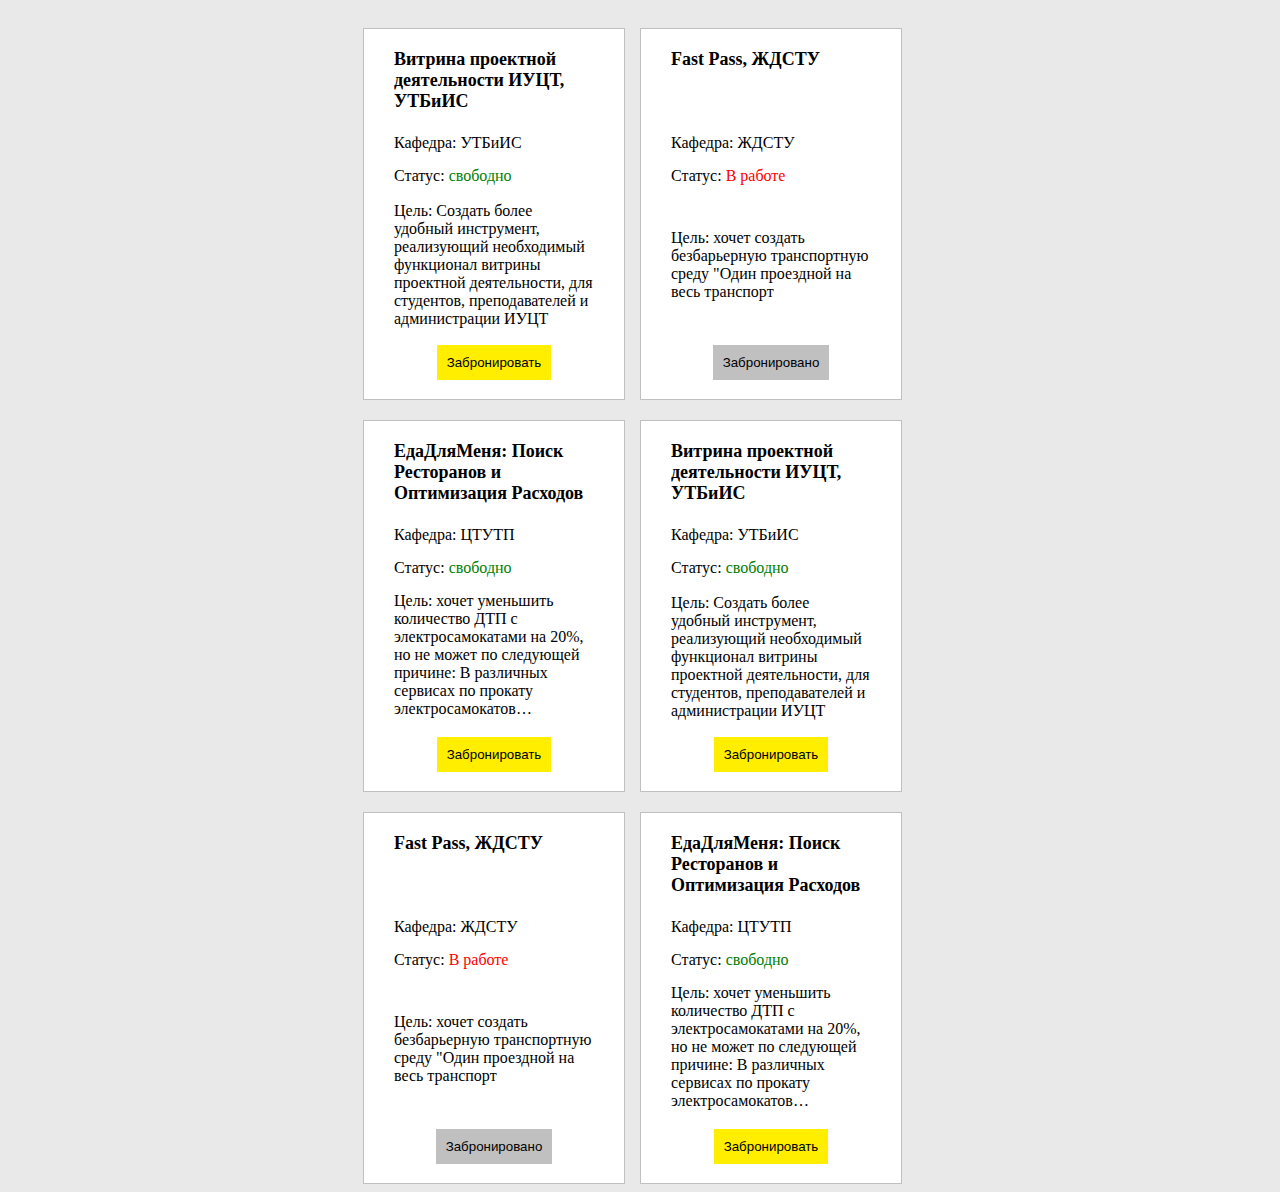
<file: src/main/resources/static/index.html>
<!DOCTYPE html>
<html lang="en">
<head>
    <meta charset="UTF-8">
    <title>Projects Showcase</title>
    <link rel="stylesheet" href="styles.css">
</head>
<body style="background-color: rgb(233, 233, 233);">
    <div class="parent">
        <div class="content">
            <ul>
                <li class="header_text">
                    Витрина проектной деятельности ИУЦТ, УТБиИС
                </li>

                <li>
                    Кафедра: УТБиИС
                </li>

                <li>
                    Статус: <span style="color: green;">свободно</span>
                </li>

                <li class="description">
                    <span class="description_text">
                        Цель: Создать более удобный инструмент, реализующий
                        необходимый функционал витрины проектной деятельности,
                        для студентов, преподавателей и администрации ИУЦТ
                    </span>
                </li>

                <li>
                    <button class="available">Забронировать</button>
                </li>
            </ul>
        </div>

        <div class="content">
            <ul>
                <li class="header_text">
                    Fast Pass, ЖДСТУ
                </li>

                <li>
                    Кафедра: ЖДСТУ
                </li>

                <li>
                    Статус: <span style="color: red;">В работе</span>
                </li>

                <li class="description">
                    <span class="description_text">
                        Цель: хочет создать безбарьерную транспортную среду "Один проездной на весь транспорт
                    </span>
                </li>

                <li>
                    <button class="occupied">Забронировано</button>
                </li>
            </ul>
        </div>

        <div class="content">
            <ul>
                <li class="header_text">
                    ЕдаДляМеня: Поиск Ресторанов и Оптимизация Расходов
                </li>

                <li>
                    Кафедра: ЦТУТП
                </li>

                <li>
                    Статус: <span style="color: green;">свободно</span>
                </li>

                <li class="description_text">
                    Цель: хочет уменьшить количество ДТП с электросамокатами на 20%, но не может по следующей причине: В различных сервисах по прокату электросамокатов существуют средства для фото и видео фиксации нарушений неравнодушными гражданами. Однако для этого нужно установить приложения всех доступных прокатных компаний. Также, если самокат личный, то за нарушение ПДД может оштрафовать только сотрудник ГИБДД. Отсутствие общественного контроля ведет к злоупотреблению возможностями электросамокатов и других СИМ, что в свою очередь может привести к серьезным травмам для прохожих и пользователей СИМ
                </li>

                <li>
                    <button class="available">Забронировать</button>
                </li>
            </ul>
        </div>

        <div class="content">
            <ul>
                <li class="header_text">
                    Витрина проектной деятельности ИУЦТ, УТБиИС
                </li>

                <li>
                    Кафедра: УТБиИС
                </li>

                <li>
                    Статус: <span style="color: green;">свободно</span>
                </li>

                <li class="description">
                    <span class="description_text">
                        Цель: Создать более удобный инструмент, реализующий
                        необходимый функционал витрины проектной деятельности,
                        для студентов, преподавателей и администрации ИУЦТ
                    </span>
                </li>

                <li>
                    <button class="available">Забронировать</button>
                </li>
            </ul>
        </div>

        <div class="content">
            <ul>
                <li class="header_text">
                    Fast Pass, ЖДСТУ
                </li>

                <li>
                    Кафедра: ЖДСТУ
                </li>

                <li>
                    Статус: <span style="color: red;">В работе</span>
                </li>

                <li class="description">
                    <span class="description_text">
                        Цель: хочет создать безбарьерную транспортную среду "Один проездной на весь транспорт
                    </span>
                </li>

                <li>
                    <button class="occupied">Забронировано</button>
                </li>
            </ul>
        </div>

        <div class="content">
            <ul>
                <li class="header_text">
                    ЕдаДляМеня: Поиск Ресторанов и Оптимизация Расходов
                </li>

                <li>
                    Кафедра: ЦТУТП
                </li>

                <li>
                    Статус: <span style="color: green;">свободно</span>
                </li>

                <li class="description_text">
                    Цель: хочет уменьшить количество ДТП с электросамокатами на 20%, но не может по следующей причине: В различных сервисах по прокату электросамокатов существуют средства для фото и видео фиксации нарушений неравнодушными гражданами. Однако для этого нужно установить приложения всех доступных прокатных компаний. Также, если самокат личный, то за нарушение ПДД может оштрафовать только сотрудник ГИБДД. Отсутствие общественного контроля ведет к злоупотреблению возможностями электросамокатов и других СИМ, что в свою очередь может привести к серьезным травмам для прохожих и пользователей СИМ
                </li>

                <li>
                    <button class="available">Забронировать</button>
                </li>
            </ul>
        </div>
    </div>
</body>
</html>
</file>
<file: src/main/resources/static/styles.css>
.parent {
    display: flex;
    flex-wrap: wrap;    
    justify-content: center;
    width: 60%;
    margin: 0 auto;
}

.content {
    width: 200px;
    height: 350px;

    padding: 20px 30px 0px 30px;
    margin-right: 15px;
    margin-top: 20px;

    transition: 0.3s all;

    border: 1px solid silver;
    background-color: white;

    button {
        padding: 10px;
        border: none;
        margin: 0 auto;
        display: block;
    }
}

.available {
    background-color: rgb(255, 238, 0);
    transition: 0.3s all;
}
.available:hover {
    transform: scale(1.1);
    cursor: pointer;
    box-shadow: 0 0 5px inset;
}

.occupied {
    background-color: silver;
}

.content:hover {
    transform: scale(1.05);
    box-shadow: 0px 0px 10px;
    cursor: pointer;
}

ul {
    display: grid;
    grid-template-rows: 85px auto auto 145px auto;

    list-style: none;
    margin: 0;
    padding: 0;
}

li {
    list-style-type: none;
    margin-bottom: 15px;
}

.header_text {
    font-size: large;
    font-weight: bold;

    display: -webkit-box;
    -webkit-line-clamp: 3;
    line-clamp: 3;
    -webkit-box-orient: vertical;
    overflow: hidden;
}

.description {
    display: flex;
    justify-content: center;
    align-items: center;    
}

.description_text {
    display: -webkit-box;
    -webkit-line-clamp: 7;
    line-clamp: 7;
    -webkit-box-orient: vertical;
    overflow: hidden;
}
</file>
